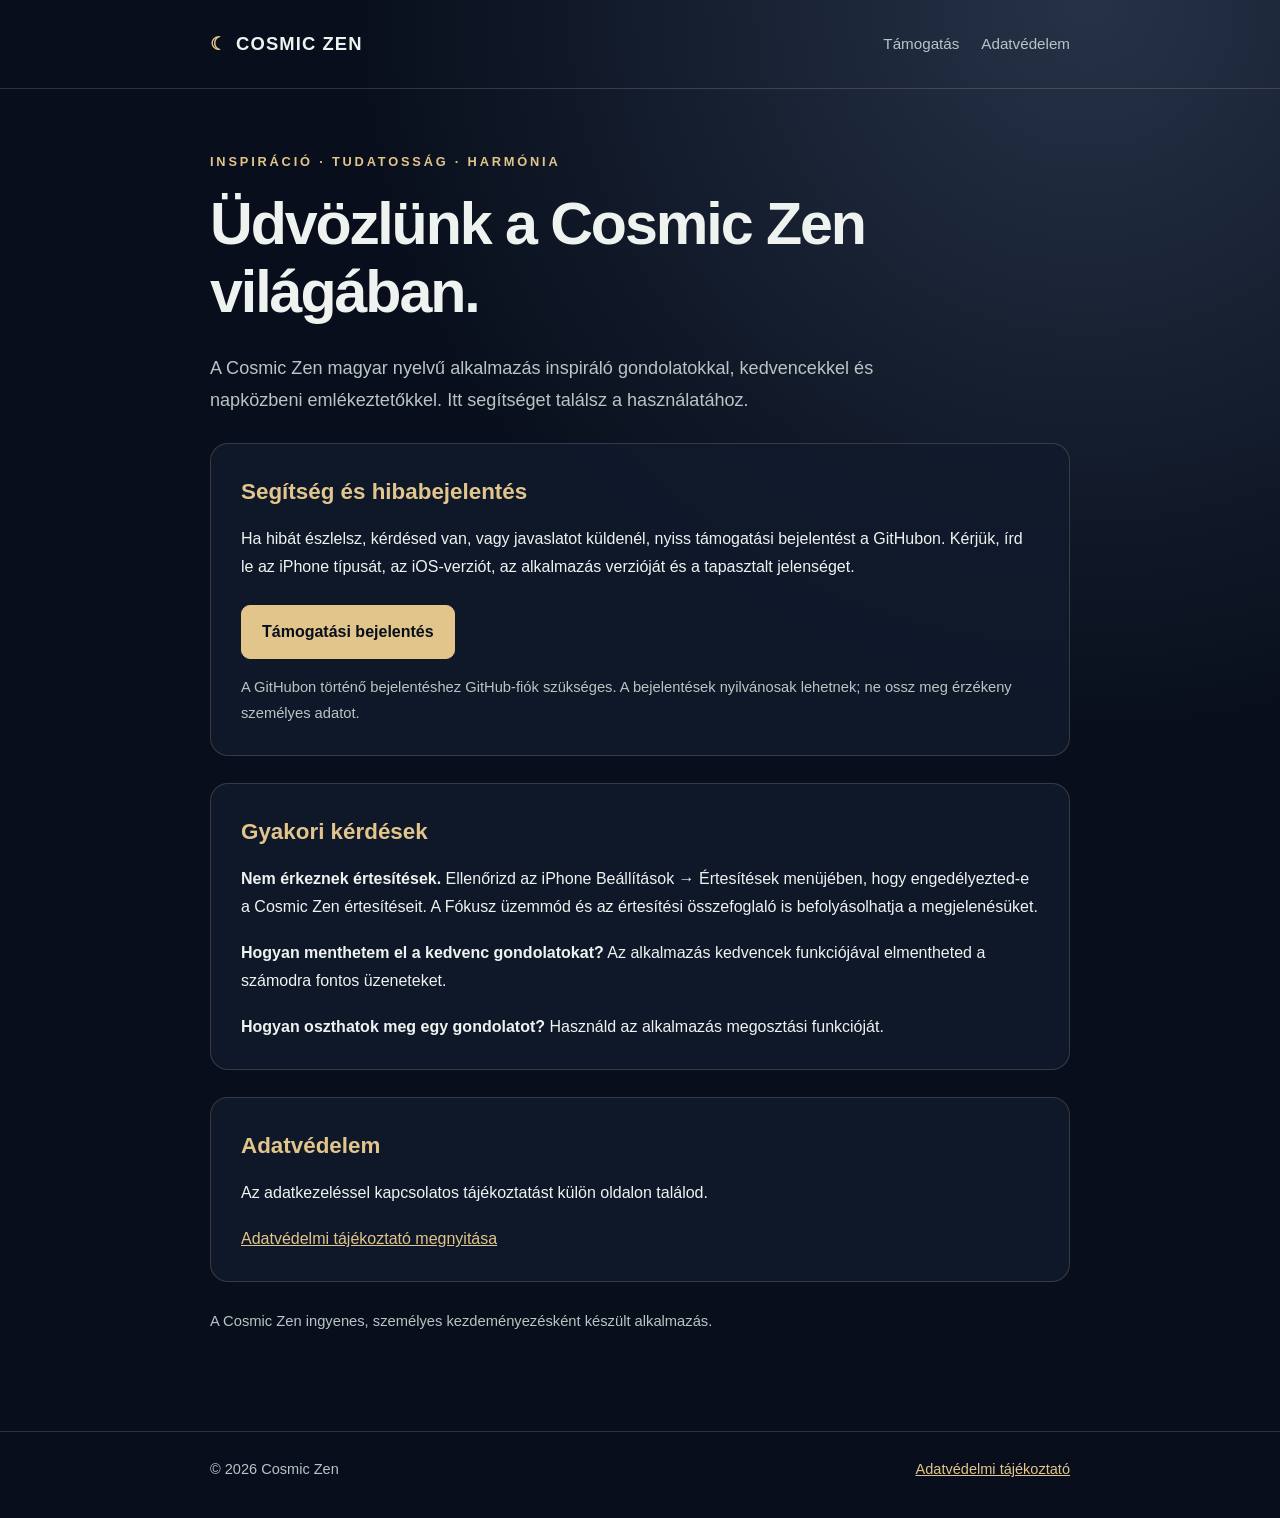
<file: index.html>
<!doctype html>
<html lang="hu"><head><meta charset="utf-8"><meta name="viewport" content="width=device-width,initial-scale=1"><meta name="description" content="Cosmic Zen – magyar nyelvű inspirációs alkalmazás. Támogatás, gyakori kérdések és adatvédelmi tájékoztató."><meta name="theme-color" content="#080e1b"><title>Cosmic Zen – Támogatás</title><link rel="stylesheet" href="style.css"></head>
<body><header><div class="wrap"><a class="brand" href="./"><span class="moon">☾</span>COSMIC ZEN</a><nav><a href="./">Támogatás</a><a href="privacy.html">Adatvédelem</a></nav></div></header>
<main class="wrap"><div class="eyebrow">Inspiráció · Tudatosság · Harmónia</div><h1>Üdvözlünk a Cosmic Zen világában.</h1><p class="intro">A Cosmic Zen magyar nyelvű alkalmazás inspiráló gondolatokkal, kedvencekkel és napközbeni emlékeztetőkkel. Itt segítséget találsz a használatához.</p>
<section class="card"><h2>Segítség és hibabejelentés</h2><p>Ha hibát észlelsz, kérdésed van, vagy javaslatot küldenél, nyiss támogatási bejelentést a GitHubon. Kérjük, írd le az iPhone típusát, az iOS-verziót, az alkalmazás verzióját és a tapasztalt jelenséget.</p><a class="button" href="https://github.com/SaporeSoftware/cosmic-zen-support/issues/new" rel="noopener noreferrer">Támogatási bejelentés</a><p class="subtle" style="margin-top:16px">A GitHubon történő bejelentéshez GitHub-fiók szükséges. A bejelentések nyilvánosak lehetnek; ne ossz meg érzékeny személyes adatot.</p></section>
<section class="card"><h2>Gyakori kérdések</h2><p><strong>Nem érkeznek értesítések.</strong> Ellenőrizd az iPhone Beállítások → Értesítések menüjében, hogy engedélyezted-e a Cosmic Zen értesítéseit. A Fókusz üzemmód és az értesítési összefoglaló is befolyásolhatja a megjelenésüket.</p><p><strong>Hogyan menthetem el a kedvenc gondolatokat?</strong> Az alkalmazás kedvencek funkciójával elmentheted a számodra fontos üzeneteket.</p><p><strong>Hogyan oszthatok meg egy gondolatot?</strong> Használd az alkalmazás megosztási funkcióját.</p></section>
<section class="card"><h2>Adatvédelem</h2><p>Az adatkezeléssel kapcsolatos tájékoztatást külön oldalon találod.</p><a href="privacy.html">Adatvédelmi tájékoztató megnyitása</a></section>
<p class="subtle">A Cosmic Zen ingyenes, személyes kezdeményezésként készült alkalmazás.</p></main>
<footer><div class="wrap"><span>© 2026 Cosmic Zen</span><span><a href="privacy.html">Adatvédelmi tájékoztató</a></span></div></footer></body></html>
</file>
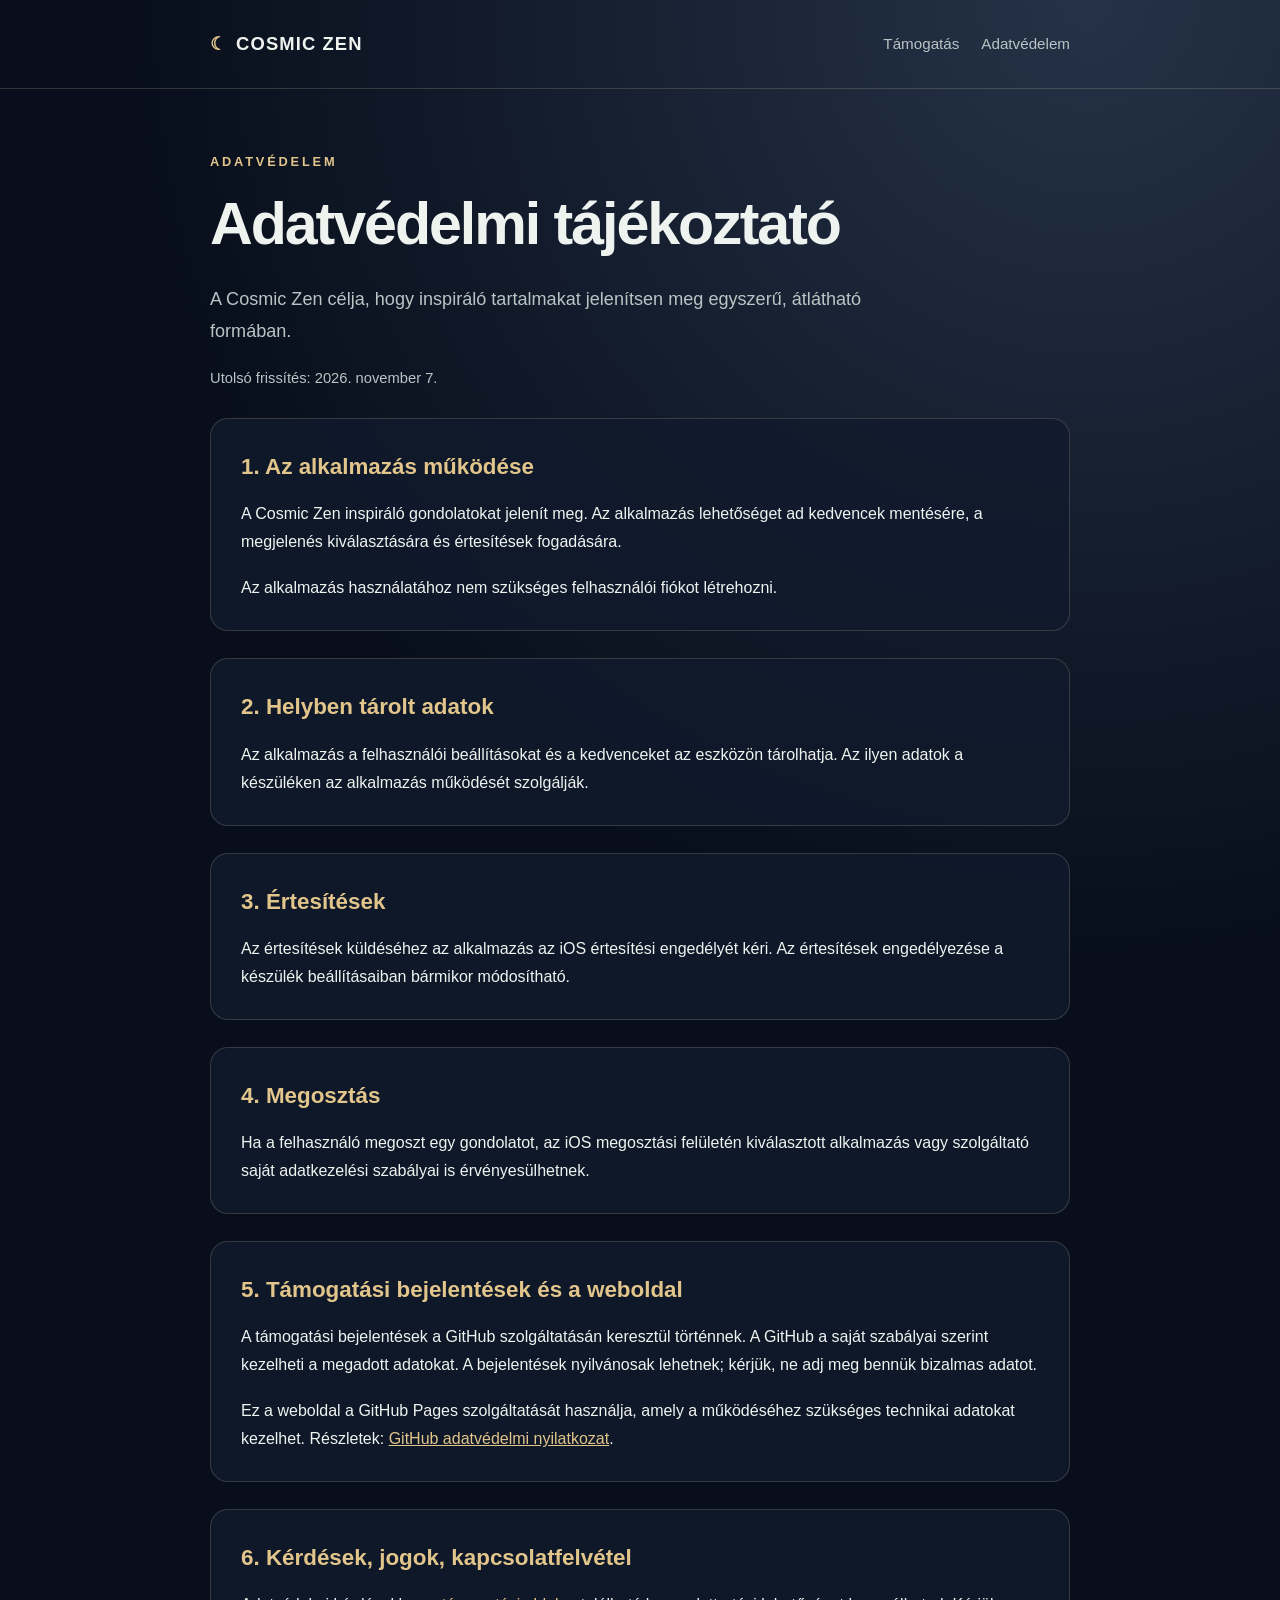
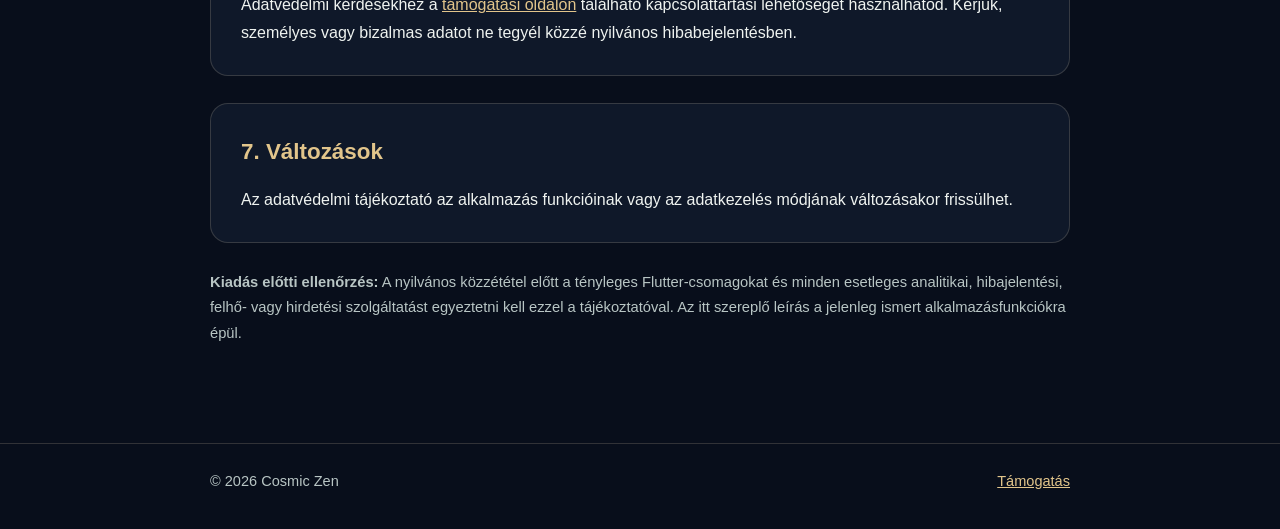
<file: privacy.html>
<!doctype html>
<html lang="hu"><head><meta charset="utf-8"><meta name="viewport" content="width=device-width,initial-scale=1"><meta name="description" content="A Cosmic Zen alkalmazás adatvédelmi tájékoztatója."><meta name="theme-color" content="#080e1b"><title>Cosmic Zen – Adatvédelmi tájékoztató</title><link rel="stylesheet" href="style.css"></head>
<body><header><div class="wrap"><a class="brand" href="./"><span class="moon">☾</span>COSMIC ZEN</a><nav><a href="./">Támogatás</a><a href="privacy.html">Adatvédelem</a></nav></div></header>
<main class="wrap"><div class="eyebrow">Adatvédelem</div><h1>Adatvédelmi tájékoztató</h1><p class="intro">A Cosmic Zen célja, hogy inspiráló tartalmakat jelenítsen meg egyszerű, átlátható formában.</p><p class="subtle">Utolsó frissítés: 2026. november 7.</p>
<section class="card"><h2>1. Az alkalmazás működése</h2><p>A Cosmic Zen inspiráló gondolatokat jelenít meg. Az alkalmazás lehetőséget ad kedvencek mentésére, a megjelenés kiválasztására és értesítések fogadására.</p><p>Az alkalmazás használatához nem szükséges felhasználói fiókot létrehozni.</p></section>
<section class="card"><h2>2. Helyben tárolt adatok</h2><p>Az alkalmazás a felhasználói beállításokat és a kedvenceket az eszközön tárolhatja. Az ilyen adatok a készüléken az alkalmazás működését szolgálják.</p></section>
<section class="card"><h2>3. Értesítések</h2><p>Az értesítések küldéséhez az alkalmazás az iOS értesítési engedélyét kéri. Az értesítések engedélyezése a készülék beállításaiban bármikor módosítható.</p></section>
<section class="card"><h2>4. Megosztás</h2><p>Ha a felhasználó megoszt egy gondolatot, az iOS megosztási felületén kiválasztott alkalmazás vagy szolgáltató saját adatkezelési szabályai is érvényesülhetnek.</p></section>
<section class="card"><h2>5. Támogatási bejelentések és a weboldal</h2><p>A támogatási bejelentések a GitHub szolgáltatásán keresztül történnek. A GitHub a saját szabályai szerint kezelheti a megadott adatokat. A bejelentések nyilvánosak lehetnek; kérjük, ne adj meg bennük bizalmas adatot.</p><p>Ez a weboldal a GitHub Pages szolgáltatását használja, amely a működéséhez szükséges technikai adatokat kezelhet. Részletek: <a href="https://docs.github.com/en/site-policy/privacy-policies/github-general-privacy-statement" rel="noopener noreferrer">GitHub adatvédelmi nyilatkozat</a>.</p></section>
<section class="card"><h2>6. Kérdések, jogok, kapcsolatfelvétel</h2><p>Adatvédelmi kérdésekhez a <a href="./">támogatási oldalon</a> található kapcsolattartási lehetőséget használhatod. Kérjük, személyes vagy bizalmas adatot ne tegyél közzé nyilvános hibabejelentésben.</p></section>
<section class="card"><h2>7. Változások</h2><p>Az adatvédelmi tájékoztató az alkalmazás funkcióinak vagy az adatkezelés módjának változásakor frissülhet.</p></section>
<p class="subtle"><strong>Kiadás előtti ellenőrzés:</strong> A nyilvános közzététel előtt a tényleges Flutter-csomagokat és minden esetleges analitikai, hibajelentési, felhő- vagy hirdetési szolgáltatást egyeztetni kell ezzel a tájékoztatóval. Az itt szereplő leírás a jelenleg ismert alkalmazásfunkciókra épül.</p></main>
<footer><div class="wrap"><span>© 2026 Cosmic Zen</span><span><a href="./">Támogatás</a></span></div></footer></body></html>
</file>
<file: style.css>
:root{color-scheme:dark;--bg:#080e1b;--card:#111b2d;--text:#eff3f0;--muted:#b8c5c4;--gold:#e2c58b;--line:rgba(230,217,181,.18)}*{box-sizing:border-box}html{scroll-behavior:smooth}body{margin:0;font:16px/1.75 -apple-system,BlinkMacSystemFont,"Segoe UI",sans-serif;background:radial-gradient(circle at 85% 0%,#253247 0,transparent 40%),var(--bg);color:var(--text)}a{color:var(--gold)}a:hover{text-decoration:none}.wrap{width:min(860px,calc(100% - 36px));margin:auto}header{padding:28px 0;border-bottom:1px solid var(--line)}header .wrap{display:flex;align-items:center;justify-content:space-between;gap:20px;flex-wrap:wrap}.brand{color:var(--text);text-decoration:none;font-weight:700;letter-spacing:.06em;font-size:1.15rem}.moon{color:var(--gold);margin-right:9px}nav{display:flex;gap:22px;flex-wrap:wrap}nav a{text-decoration:none;color:var(--muted);font-size:.95rem}main{padding:62px 0 78px}.eyebrow{text-transform:uppercase;letter-spacing:.22em;font-size:.8rem;color:var(--gold);font-weight:700}h1{font-size:clamp(2.1rem,5vw,3.7rem);line-height:1.16;margin:16px 0 26px;letter-spacing:-.035em}h2{font-size:1.4rem;margin:0 0 14px;color:var(--gold)}p{margin:0 0 18px}.intro{font-size:1.13rem;color:var(--muted);max-width:670px}.card{margin:27px 0;padding:28px 30px;background:rgba(17,27,45,.84);border:1px solid var(--line);border-radius:18px}.card p:last-child{margin-bottom:0}.button{display:inline-block;padding:12px 20px;border:1px solid var(--gold);color:var(--bg);background:var(--gold);font-weight:700;text-decoration:none;border-radius:9px;margin-top:6px}.subtle{font-size:.92rem;color:var(--muted)}footer{border-top:1px solid var(--line);color:var(--muted);font-size:.91rem;padding:25px 0 35px}footer .wrap{display:flex;justify-content:space-between;gap:16px;flex-wrap:wrap}ul{padding-left:23px}li{margin:7px 0}@media(max-width:560px){main{padding:42px 0}.card{padding:24px 19px}}
</file>
